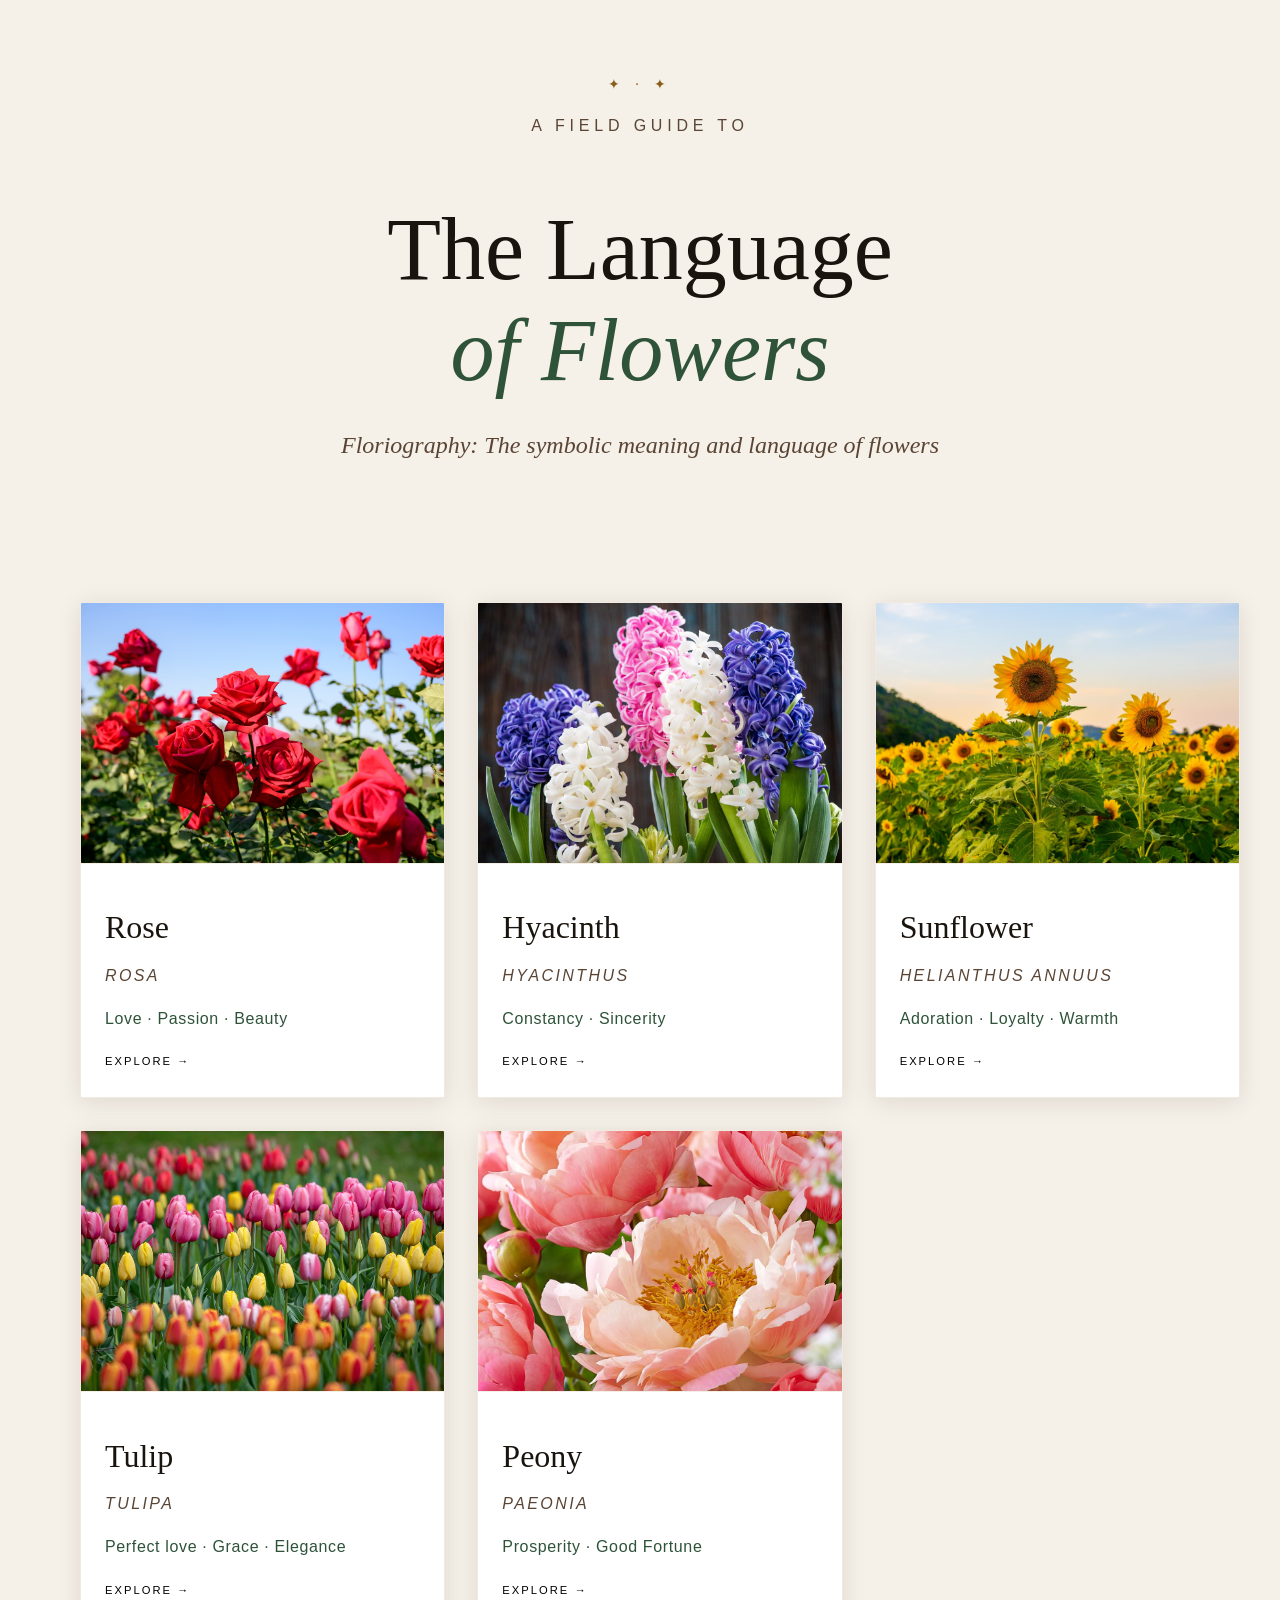
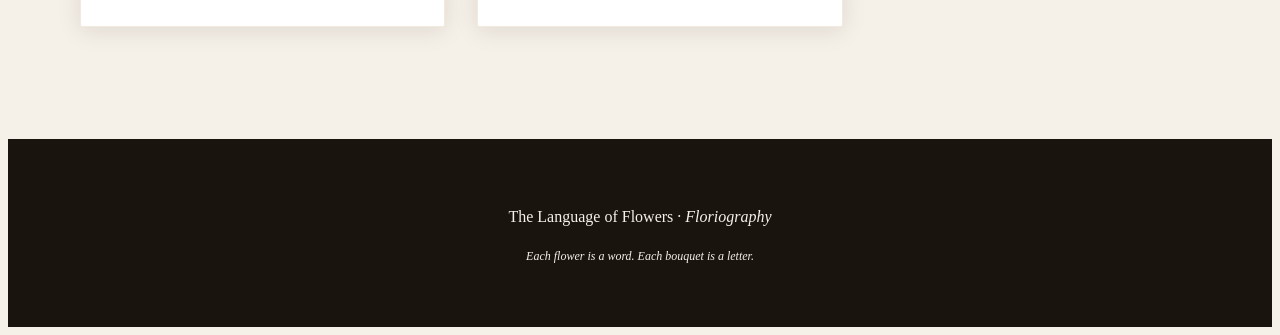
<file: index.html>
<!DOCTYPE html>
<html lang="en">
<head>
  <meta charset="UTF-8" />
  <meta name="viewport" content="width=device-width, initial-scale=1.0" />
  <title>The Language of Flowers</title>
  <link rel="stylesheet" href="css/style.css" />
</head>
<body>
  <header class="site-header">
    <a class="skip-link" href="#main-content">Skip to Main content</a>
    <div class="header-inner">
      <span class="header-ornament">✦ · ✦</span>
      <p class="header-top">A field guide to</p>
      <h1 class="header-title">The Language<br><em>of Flowers</em></h1>
      <p class="header-desc">Floriography: The symbolic meaning and language of flowers</p>
    </div>
</header>

  <main id="main-content">
    <ul class="flower-grid" aria-label="Flower collection information cards">

      <li class="flower-card">
        <a href="flowers/rose.html" class="card-link" aria-label="Read more about Roses">
          <div class="card-image">
            <img src="images/rose.jpg" alt="Field of roses on a sunny day with blue sky">
            <div class="card-overlay">
              <p class="card-quote">"Love dares to speak what shame would hide."</p>
            </div>
          </div>
          <div class="card-body">
            <h2 class="card-name">Rose</h2>
            <p class="card-genus">Rosa</p>
            <p class="card-meaning">Love · Passion · Beauty</p>
            <span class="card-cta">Explore →</span>
          </div>
        </a>
      </li>

      <li class="flower-card">
        <a href="flowers/hyacinth.html" class="card-link" aria-label="Read more about Hyacinths">
          <div class="card-image">
            <img src="images/hyacinth.jpg" alt="5 hyacinths, two white, one pink, and two purple">
            <div class="card-overlay">
              <p class="card-quote">"Grief made beautiful enough to keep forever."</p>
            </div>
          </div>
          <div class="card-body">
            <h2 class="card-name">Hyacinth</h2>
            <p class="card-genus">Hyacinthus</p>
            <p class="card-meaning">Constancy · Sincerity</p>
            <span class="card-cta">Explore →</span>
          </div>
        </a>
      </li>

      <li class="flower-card">
        <a href="flowers/sunflower.html" class="card-link" aria-label="Read more about Sunflowers">
          <div class="card-image">
            <img src="images/sunflower.jpg" alt="Sunflower field with one prominent sunflower in the middle">
            <div class="card-overlay">
              <p class="card-quote">"It turns its face to the sun so you don't have to."</p>
            </div>
          </div>
          <div class="card-body">
            <h2 class="card-name">Sunflower</h2>
            <p class="card-genus">Helianthus annuus</p>
            <p class="card-meaning">Adoration · Loyalty · Warmth</p>
            <span class="card-cta">Explore →</span>
          </div>
        </a>
      </li>

      <li class="flower-card">
        <a href="flowers/tulip.html" class="card-link" aria-label="Read more about Tulips">
          <div class="card-image">
            <img src="images/tulip.jpg" alt="Field of tulips in colors pink, dark pink, yellow, and orange with red stripes">
            <div class="card-overlay">
              <p class="card-quote">"A perfect declaration with no room for doubt."</p>
            </div>
          </div>
          <div class="card-body">
            <h2 class="card-name">Tulip</h2>
            <p class="card-genus">Tulipa</p>
            <p class="card-meaning">Perfect love · Grace · Elegance</p>
            <span class="card-cta">Explore →</span>
          </div>
        </a>
      </li>

      <li class="flower-card">
        <a href="flowers/peony.html" class="card-link" aria-label="Read more about Peonies">
          <div class="card-image">
            <img src="images/poeny.webp" alt="Close up of a peony that is a light pink to pink ombre color">
            <div class="card-overlay">
              <p class="card-quote">"Peonies are a gift from the heavens above."</p>
            </div>
          </div>
          <div class="card-body">
            <h2 class="card-name">Peony</h2>
            <p class="card-genus">Paeonia</p>
            <p class="card-meaning">Prosperity · Good Fortune</p>
            <span class="card-cta">Explore →</span>
          </div>
        </a>
      </li>

    </ul>
  </main>

  <footer class="site-footer">
    <div class="footer-inner">
      <p class="footer-title">The Language of Flowers · <em>Floriography</em></p>
      <p class="footer-sub">Each flower is a word. Each bouquet is a letter.</p>
    </div>
  </footer>
</body>
</html>
</file>
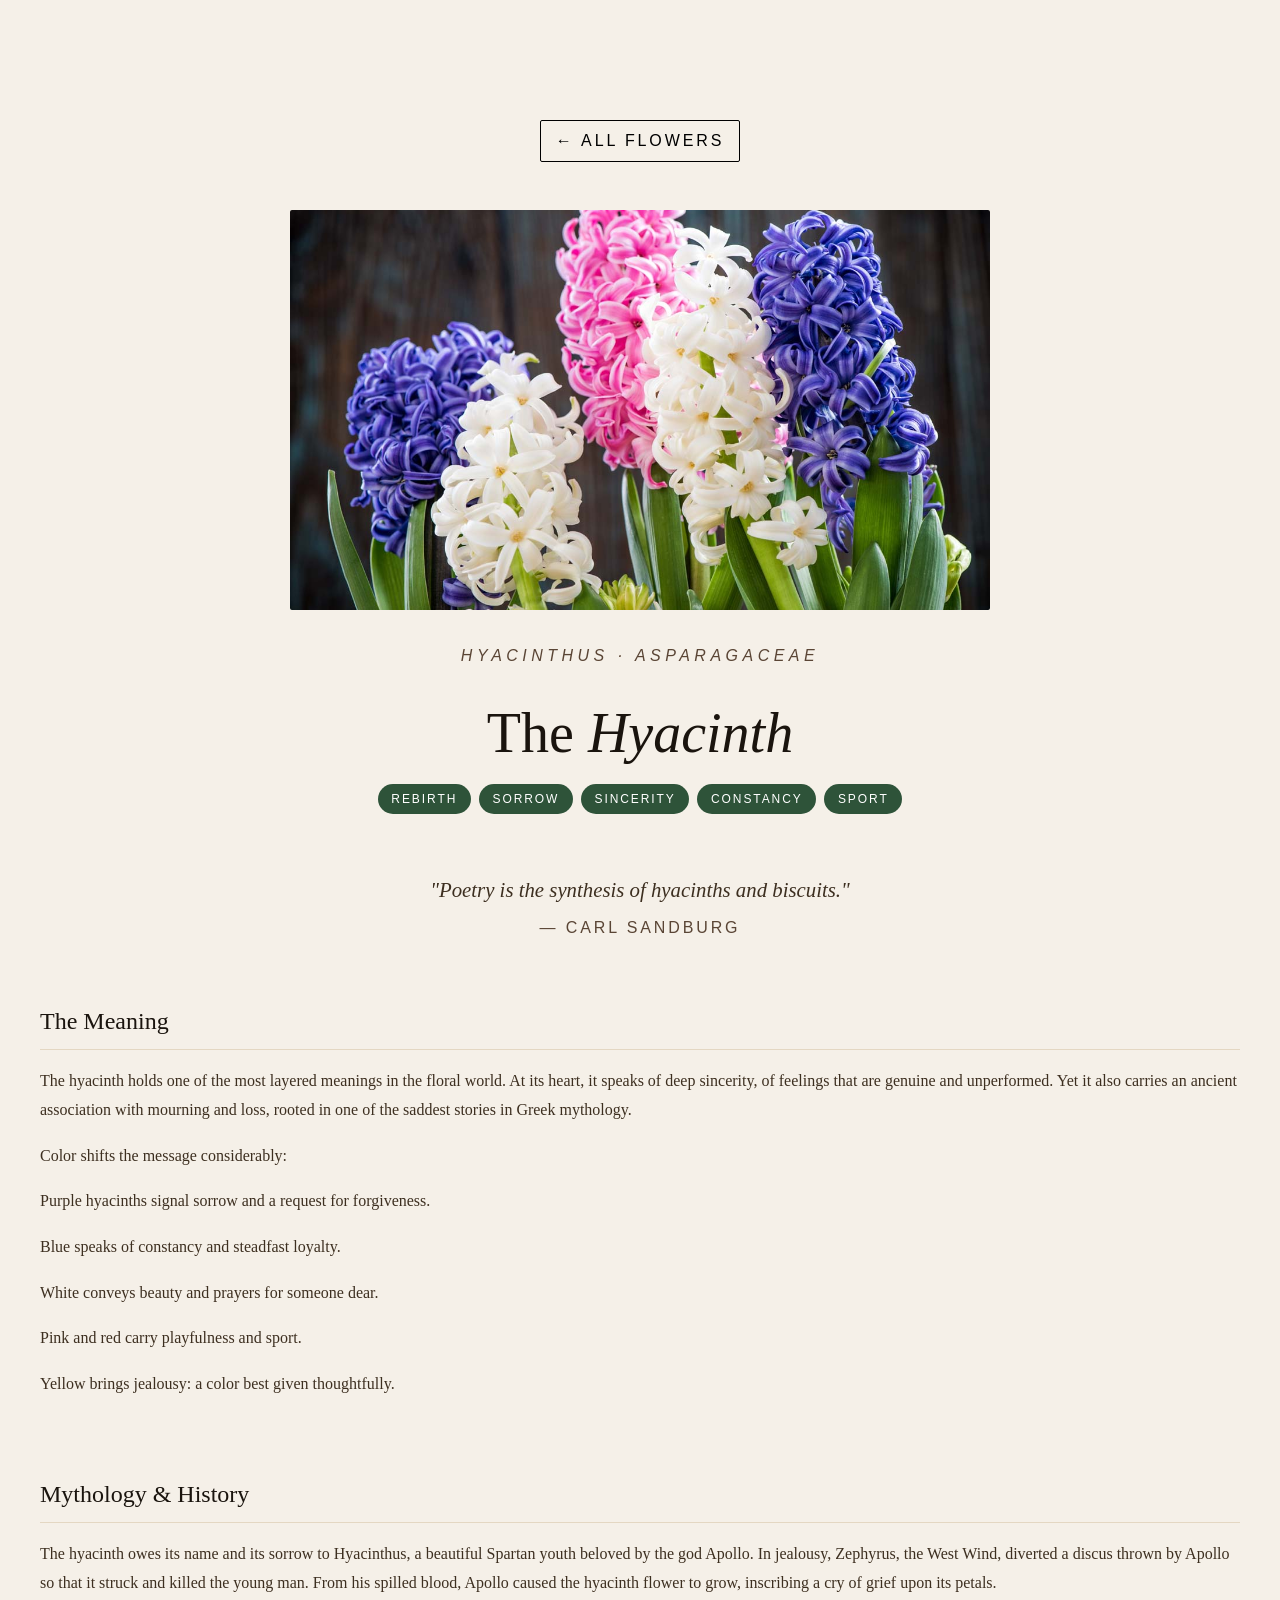
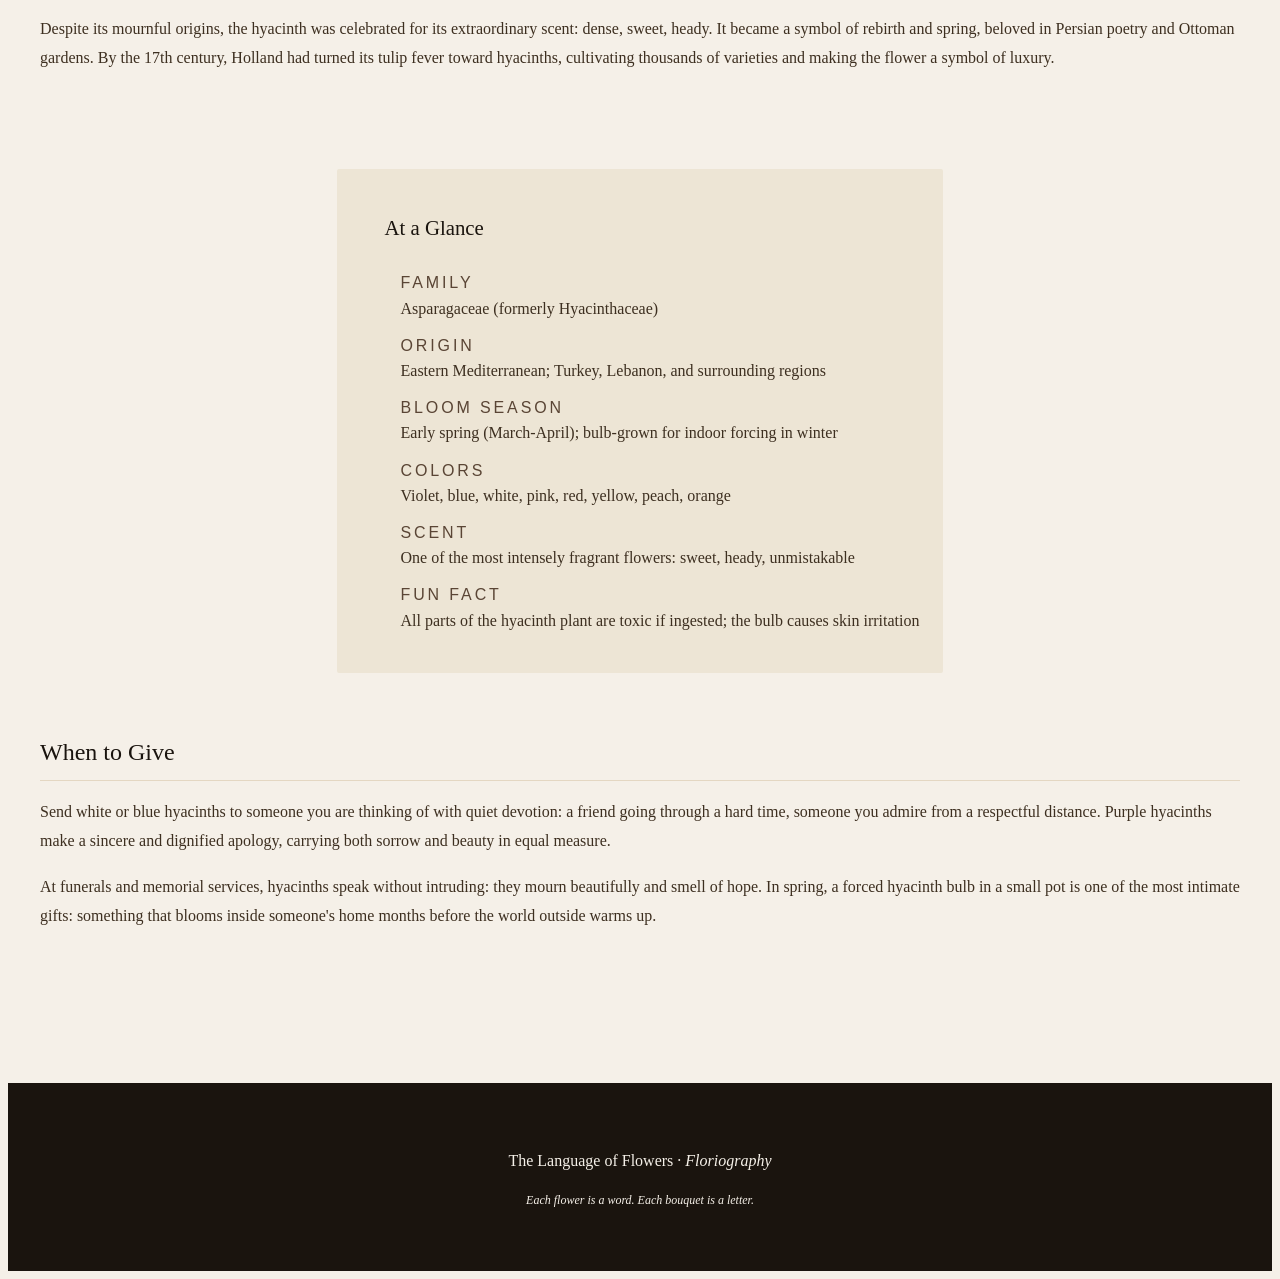
<file: flowers/hyacinth.html>
<!DOCTYPE html>
<html lang="en">
<head>
  <meta charset="UTF-8" />
  <meta name="viewport" content="width=device-width, initial-scale=1.0" />
  <title>Hyacinth — The Language of Flowers</title>
  <link rel="stylesheet" href="../css/style.css" />
</head>
<body class="detail-page hyacinth-page">
  <main id="main-content">

    <div class="detail-hero">
      <a href="../index.html" class="back-link">← All Flowers</a>

      <div class="detail-hero-image">
        <img src="../images/hyacinth.jpg" alt="5 hyacinths, two white, one pink, and two purple">
      </div>

      <div class="detail-hero-inner">
        <p class="detail-genus">Hyacinthus · Asparagaceae</p>
        <h1 class="detail-title">The <em>Hyacinth</em></h1>
        <div class="detail-meanings">
          <span class="meaning-pill">Rebirth</span>
          <span class="meaning-pill">Sorrow</span>
          <span class="meaning-pill">Sincerity</span>
          <span class="meaning-pill">Constancy</span>
          <span class="meaning-pill">Sport</span>
        </div>
      </div>
    </div>

    <div class="detail-content">

      <div class="detail-quote">
        <blockquote>"Poetry is the synthesis of hyacinths and biscuits."</blockquote>
        <cite>— Carl Sandburg</cite>
      </div>

      <section class="detail-section">
        <h2 id="meaning-heading">The Meaning</h2>
        <p>The hyacinth holds one of the most layered meanings in the floral world. At its heart, it speaks of deep sincerity, of feelings that are genuine and unperformed. Yet it also carries an ancient association with mourning and loss, rooted in one of the saddest stories in Greek mythology.</p>
        <p>Color shifts the message considerably:</p>
        <p>Purple hyacinths signal sorrow and a request for forgiveness.</p>
        <p>Blue speaks of constancy and steadfast loyalty.</p>
        <p>White conveys beauty and prayers for someone dear.</p>
        <p> Pink and red carry playfulness and sport.</p>
        <p> Yellow brings jealousy: a color best given thoughtfully.</p>
      </section>

      <section class="detail-section">
        <h2 id="mythology-heading">Mythology &amp; History</h2>
        <p>The hyacinth owes its name and its sorrow to Hyacinthus, a beautiful Spartan youth beloved by the god Apollo. In jealousy, Zephyrus, the West Wind, diverted a discus thrown by Apollo so that it struck and killed the young man. From his spilled blood, Apollo caused the hyacinth flower to grow, inscribing a cry of grief upon its petals.</p>
        <p>Despite its mournful origins, the hyacinth was celebrated for its extraordinary scent: dense, sweet, heady. It became a symbol of rebirth and spring, beloved in Persian poetry and Ottoman gardens. By the 17th century, Holland had turned its tulip fever toward hyacinths, cultivating thousands of varieties and making the flower a symbol of luxury.</p>
      </section>

      <div class="detail-facts">
        <h2>At a Glance</h2>
        <ul class="facts-list">
          <li><span class="fact-label">Family</span><span class="fact-value">Asparagaceae (formerly Hyacinthaceae)</span></li>
          <li><span class="fact-label">Origin</span><span class="fact-value">Eastern Mediterranean; Turkey, Lebanon, and surrounding regions</span></li>
          <li><span class="fact-label">Bloom Season</span><span class="fact-value">Early spring (March-April); bulb-grown for indoor forcing in winter</span></li>
          <li><span class="fact-label">Colors</span><span class="fact-value">Violet, blue, white, pink, red, yellow, peach, orange</span></li>
          <li><span class="fact-label">Scent</span><span class="fact-value">One of the most intensely fragrant flowers: sweet, heady, unmistakable</span></li>
          <li><span class="fact-label">Fun Fact</span><span class="fact-value">All parts of the hyacinth plant are toxic if ingested; the bulb causes skin irritation</span></li>
        </ul>
      </div>

      <section class="detail-section">
        <h2 id="gift-heading">When to Give</h2>
        <p>Send white or blue hyacinths to someone you are thinking of with quiet devotion: a friend going through a hard time, someone you admire from a respectful distance. Purple hyacinths make a sincere and dignified apology, carrying both sorrow and beauty in equal measure.</p>
        <p>At funerals and memorial services, hyacinths speak without intruding: they mourn beautifully and smell of hope. In spring, a forced hyacinth bulb in a small pot is one of the most intimate gifts: something that blooms inside someone's home months before the world outside warms up.</p>
      </section>

    </div>
  </main>

   <footer class="site-footer">
    <div class="footer-inner">
      <p class="footer-title">The Language of Flowers · <em>Floriography</em></p>
      <p class="footer-sub">Each flower is a word. Each bouquet is a letter.</p>
    </div>
  </footer>

</body>
</html>
</file>
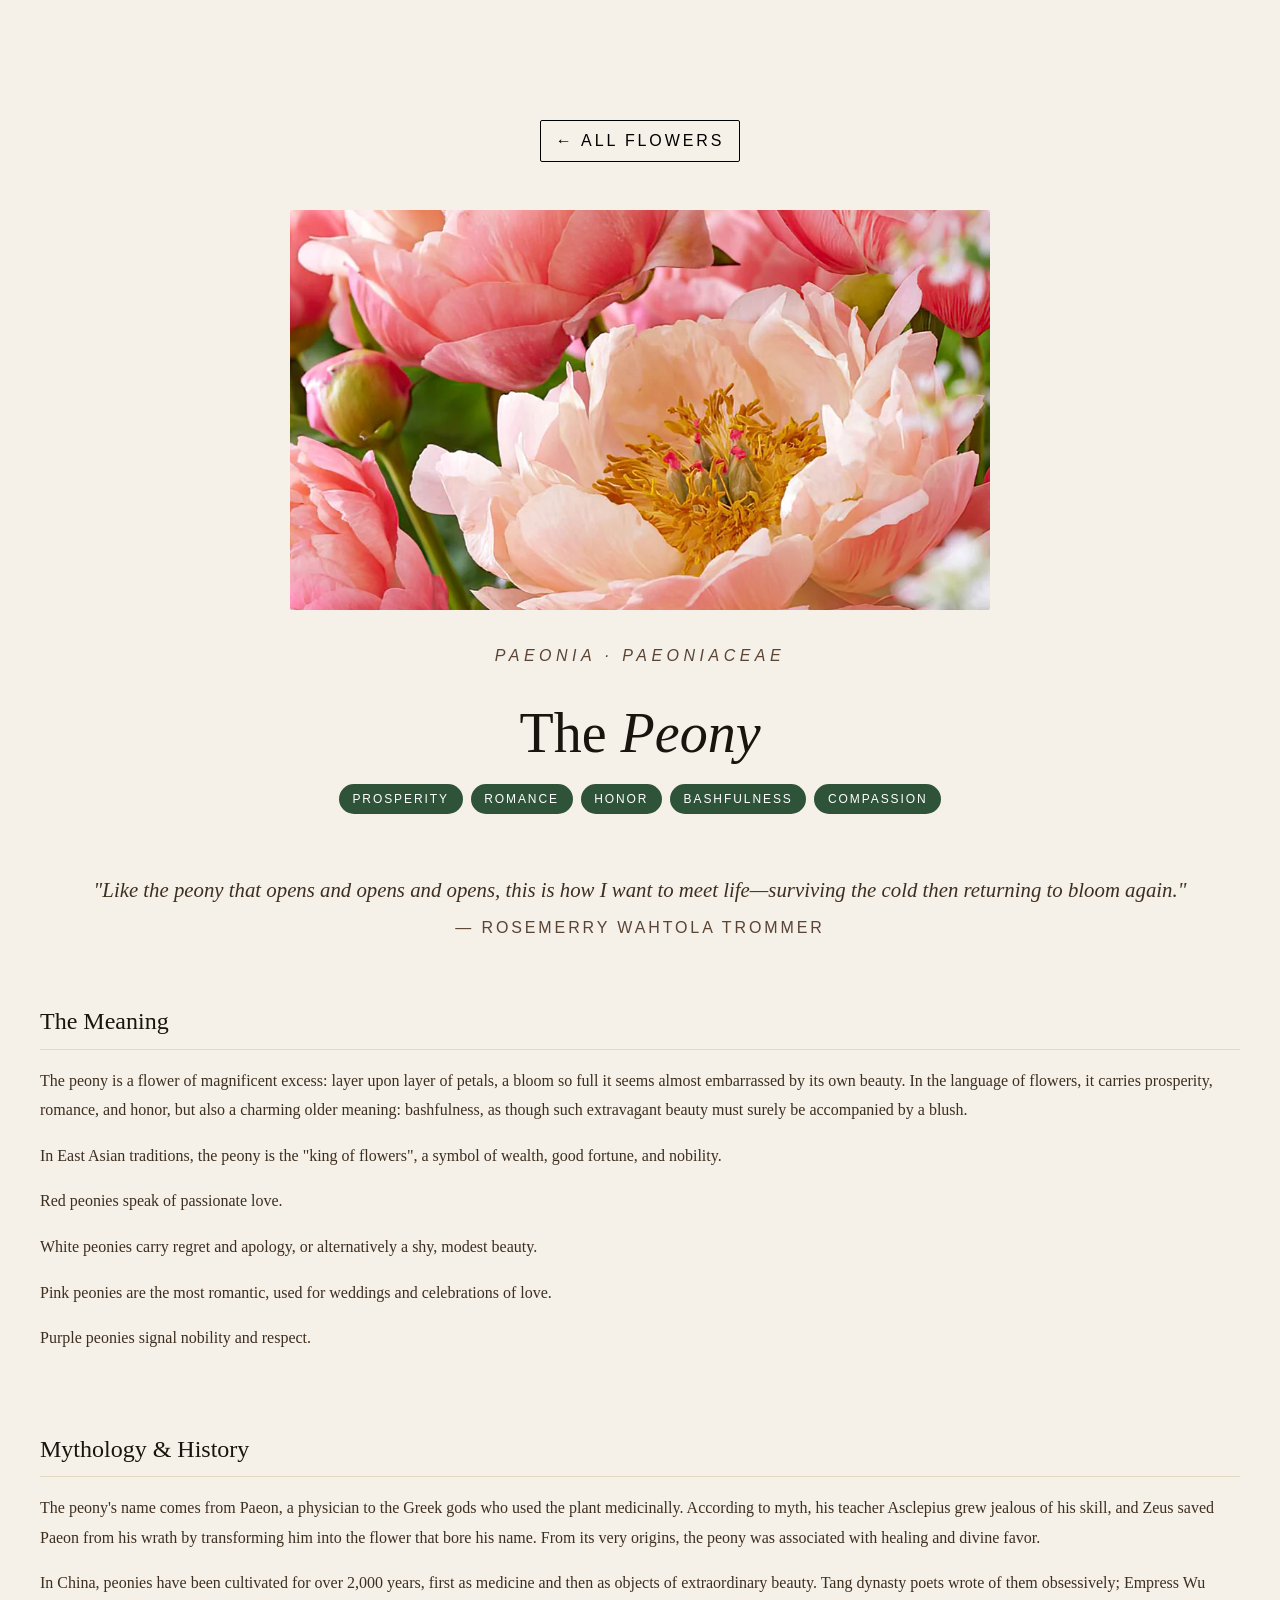
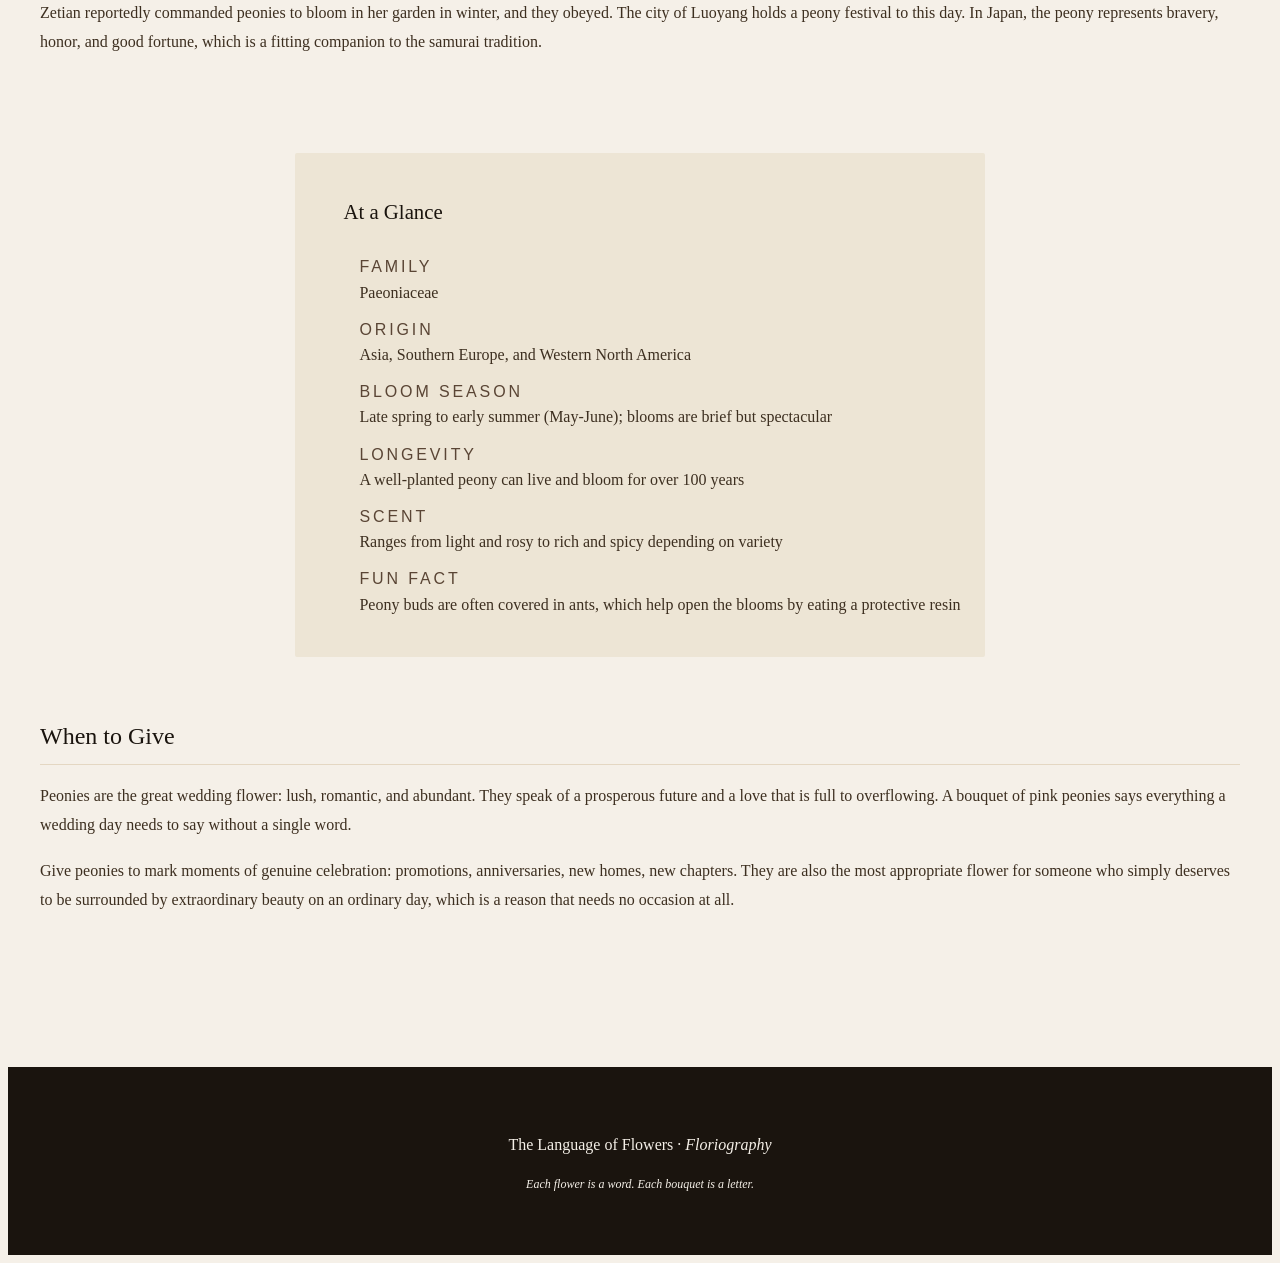
<file: flowers/peony.html>
<!DOCTYPE html>
<html lang="en">
<head>
  <meta charset="UTF-8" />
  <meta name="viewport" content="width=device-width, initial-scale=1.0" />
  <title>Peony — The Language of Flowers</title>
  <link rel="stylesheet" href="../css/style.css" />
</head>
<body class="detail-page peony-page">
  <main id="main-content">

    <div class="detail-hero">
      <a href="../index.html" class="back-link">← All Flowers</a>

      <div class="detail-hero-image">
        <img src="../images/poeny.webp" alt="Close up of a peony that is a light pink to pink ombre color">
      </div>

      <div class="detail-hero-inner">
        <p class="detail-genus">Paeonia · Paeoniaceae</p>
        <h1 class="detail-title">The <em>Peony</em></h1>
        <div class="detail-meanings">
          <span class="meaning-pill">Prosperity</span>
          <span class="meaning-pill">Romance</span>
          <span class="meaning-pill">Honor</span>
          <span class="meaning-pill">Bashfulness</span>
          <span class="meaning-pill">Compassion</span>
        </div>
      </div>
    </div>

    <div class="detail-content">

      <div class="detail-quote">
        <blockquote>"Like the peony that opens and opens and opens, this is how I want to meet life—surviving the cold then returning to bloom again."</blockquote>
        <cite>— Rosemerry Wahtola Trommer</cite>
      </div>


      <section class="detail-section">
        <h2 id="meaning-heading">The Meaning</h2>
        <p>The peony is a flower of magnificent excess: layer upon layer of petals, a bloom so full it seems almost embarrassed by its own beauty. In the language of flowers, it carries prosperity, romance, and honor, but also a charming older meaning: bashfulness, as though such extravagant beauty must surely be accompanied by a blush.</p>
        <p>In East Asian traditions, the peony is the "king of flowers", a symbol of wealth, good fortune, and nobility. </p>
        <p>Red peonies speak of passionate love.</p>
        <p>White peonies carry regret and apology, or alternatively a shy, modest beauty.</p>
        <p>Pink peonies are the most romantic, used for weddings and celebrations of love.</p>
        <p>Purple peonies signal nobility and respect.</p>
      </section>

      <section class="detail-section">
        <h2 id="mythology-heading">Mythology &amp; History</h2>
        <p>The peony's name comes from Paeon, a physician to the Greek gods who used the plant medicinally. According to myth, his teacher Asclepius grew jealous of his skill, and Zeus saved Paeon from his wrath by transforming him into the flower that bore his name. From its very origins, the peony was associated with healing and divine favor.</p>
        <p>In China, peonies have been cultivated for over 2,000 years, first as medicine and then as objects of extraordinary beauty. Tang dynasty poets wrote of them obsessively; Empress Wu Zetian reportedly commanded peonies to bloom in her garden in winter, and they obeyed. The city of Luoyang holds a peony festival to this day. In Japan, the peony represents bravery, honor, and good fortune, which is a fitting companion to the samurai tradition.</p>
      </section>

      <div class="detail-facts">
        <h2>At a Glance</h2>
        <ul class="facts-list">
          <li><span class="fact-label">Family</span><span class="fact-value">Paeoniaceae</span></li>
          <li><span class="fact-label">Origin</span><span class="fact-value">Asia, Southern Europe, and Western North America</span></li>
          <li><span class="fact-label">Bloom Season</span><span class="fact-value">Late spring to early summer (May-June); blooms are brief but spectacular</span></li>
          <li><span class="fact-label">Longevity</span><span class="fact-value">A well-planted peony can live and bloom for over 100 years</span></li>
          <li><span class="fact-label">Scent</span><span class="fact-value">Ranges from light and rosy to rich and spicy depending on variety</span></li>
          <li><span class="fact-label">Fun Fact</span><span class="fact-value">Peony buds are often covered in ants, which help open the blooms by eating a protective resin</span></li>
        </ul>
      </div>

      <section class="detail-section">
        <h2 id="gift-heading">When to Give</h2>
        <p>Peonies are the great wedding flower: lush, romantic, and abundant. They speak of a prosperous future and a love that is full to overflowing. A bouquet of pink peonies says everything a wedding day needs to say without a single word.</p>
        <p>Give peonies to mark moments of genuine celebration: promotions, anniversaries, new homes, new chapters. They are also the most appropriate flower for someone who simply deserves to be surrounded by extraordinary beauty on an ordinary day, which is a reason that needs no occasion at all.</p>
      </section>

    </div>
  </main>

 <footer class="site-footer">
    <div class="footer-inner">
      <p class="footer-title">The Language of Flowers · <em>Floriography</em></p>
      <p class="footer-sub">Each flower is a word. Each bouquet is a letter.</p>
    </div>
  </footer>

</body>
</html>
</file>
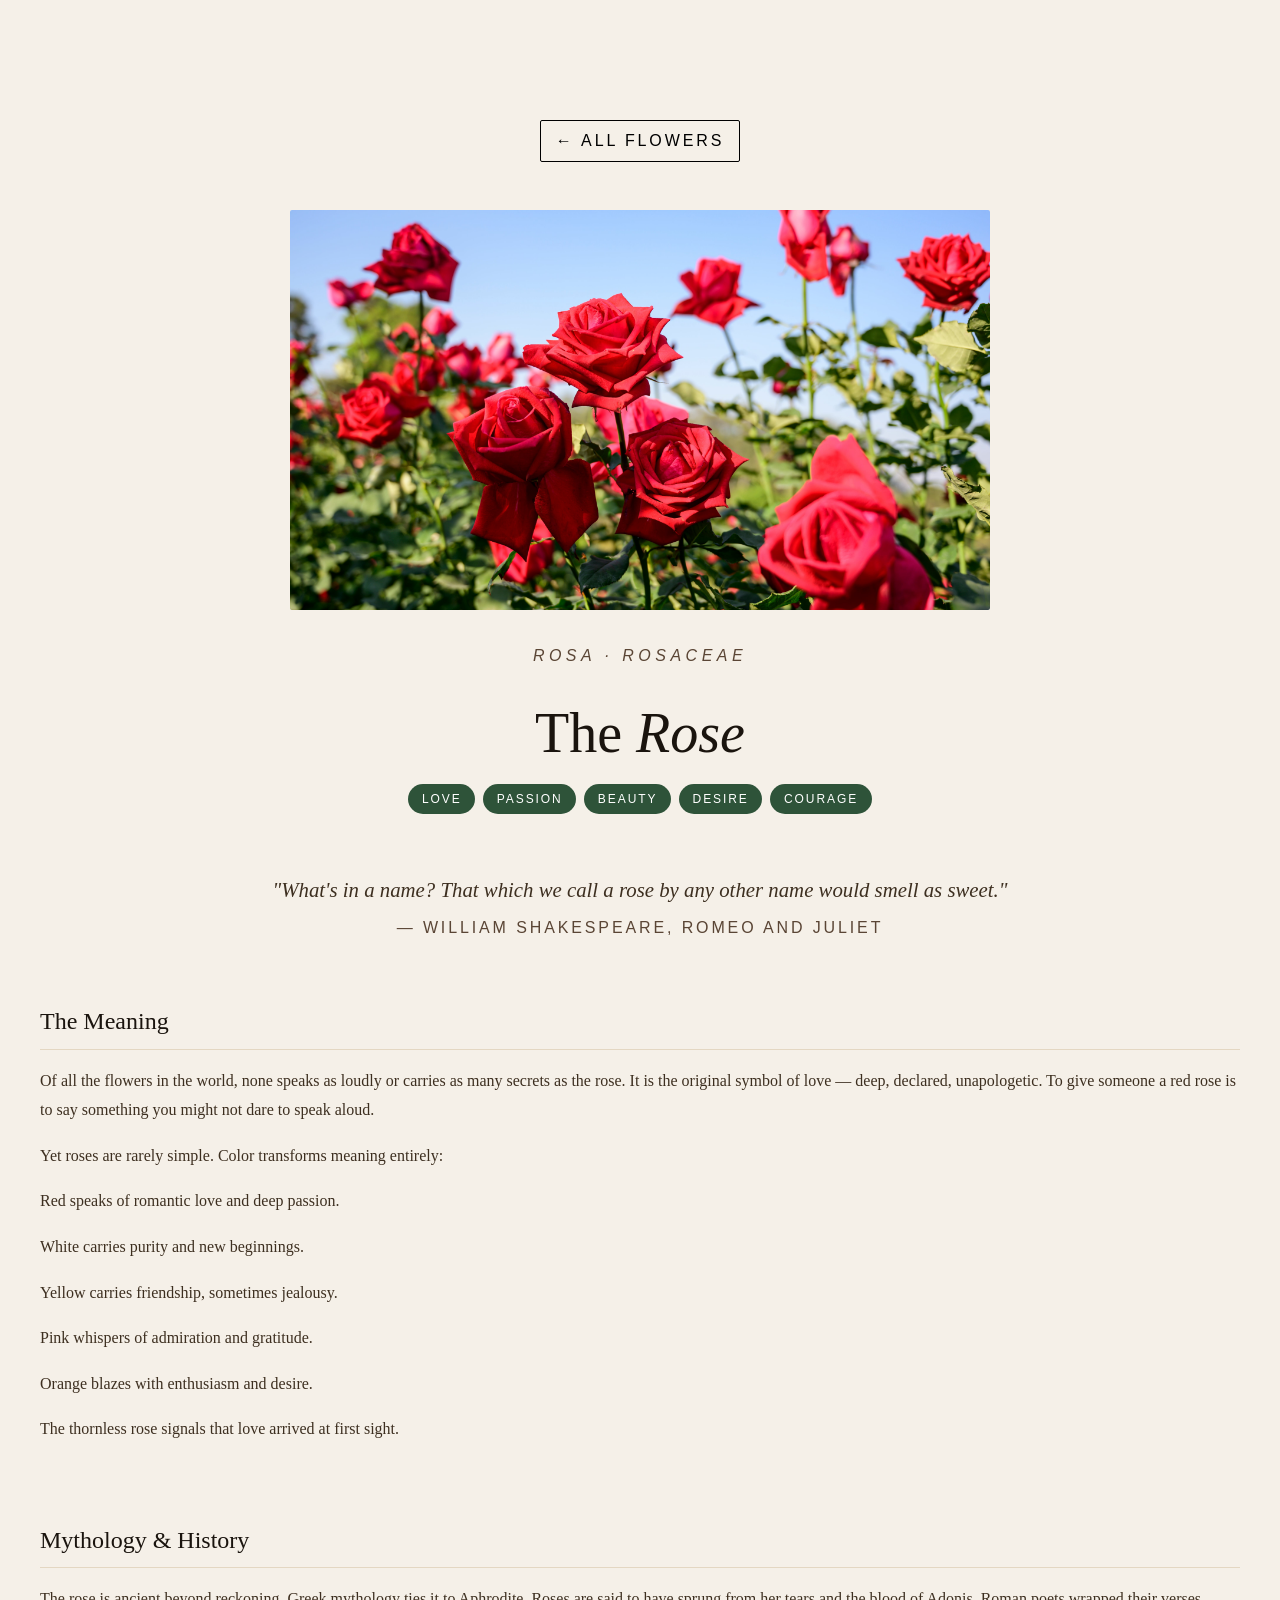
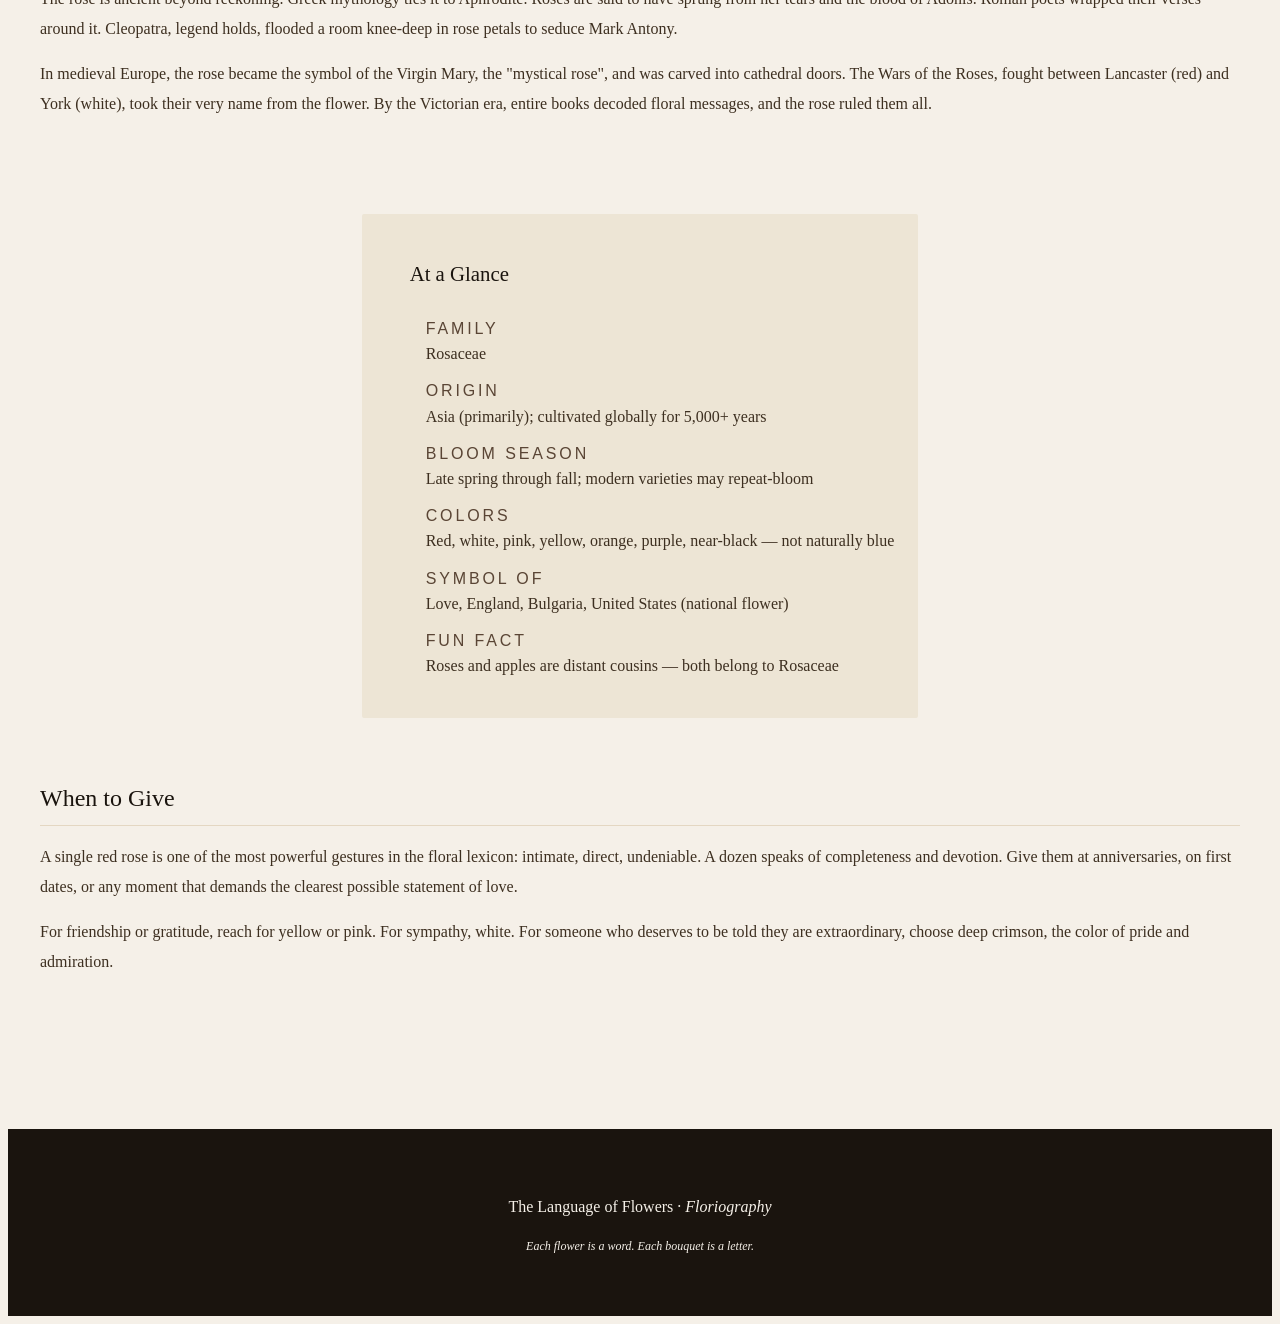
<file: flowers/rose.html>
<!DOCTYPE html>
<html lang="en">
<head>
  <meta charset="UTF-8" />
  <meta name="viewport" content="width=device-width, initial-scale=1.0" />
  <title>Rose — The Language of Flowers</title>
  <link rel="stylesheet" href="../css/style.css" />
</head>
<body class="detail-page rose-page">
  <main id="main-content">

    <div class="detail-hero">
      <a href="../index.html" class="back-link">← All Flowers</a>

      <div class="detail-hero-image">
        <img src="../images/rose.jpg" alt="Field of roses on a sunny day with blue sky">
      </div>

      <div class="detail-hero-inner">
        <p class="detail-genus">Rosa · Rosaceae</p>
        <h1 class="detail-title">The <em>Rose</em></h1>
        <div class="detail-meanings">
          <span class="meaning-pill">Love</span>
          <span class="meaning-pill">Passion</span>
          <span class="meaning-pill">Beauty</span>
          <span class="meaning-pill">Desire</span>
          <span class="meaning-pill">Courage</span>
        </div>
      </div>
    </div>

    <div class="detail-content">

      <div class="detail-quote">
        <blockquote>"What's in a name? That which we call a rose by any other name would smell as sweet."</blockquote>
        <cite>— William Shakespeare, Romeo and Juliet</cite>
      </div>

      <section class="detail-section">
        <h2 id="meaning-heading">The Meaning</h2>
        <p>Of all the flowers in the world, none speaks as loudly or carries as many secrets as the rose. It is the original symbol of love — deep, declared, unapologetic. To give someone a red rose is to say something you might not dare to speak aloud.</p>
        <p>Yet roses are rarely simple. Color transforms meaning entirely: </p>
        <p>Red speaks of romantic love and deep passion.</p>
        <p>White carries purity and new beginnings.</p>
        <p>Yellow carries friendship, sometimes jealousy.</p>
        <p>Pink whispers of admiration and gratitude.</p>
        <p>Orange blazes with enthusiasm and desire. </p>
        <p>The thornless rose signals that love arrived at first sight.</p>
      </section>

      <section class="detail-section">
        <h2 id="mythology-heading">Mythology &amp; History</h2>
        <p>The rose is ancient beyond reckoning. Greek mythology ties it to Aphrodite. Roses are said to have sprung from her tears and the blood of Adonis. Roman poets wrapped their verses around it. Cleopatra, legend holds, flooded a room knee-deep in rose petals to seduce Mark Antony.</p>
        <p>In medieval Europe, the rose became the symbol of the Virgin Mary, the "mystical rose", and was carved into cathedral doors. The Wars of the Roses, fought between Lancaster (red) and York (white), took their very name from the flower. By the Victorian era, entire books decoded floral messages, and the rose ruled them all.</p>
      </section>

      <div class="detail-facts">
        <h2>At a Glance</h2>
        <ul class="facts-list">
          <li><span class="fact-label">Family</span><span class="fact-value">Rosaceae</span></li>
          <li><span class="fact-label">Origin</span><span class="fact-value">Asia (primarily); cultivated globally for 5,000+ years</span></li>
          <li><span class="fact-label">Bloom Season</span><span class="fact-value">Late spring through fall; modern varieties may repeat-bloom</span></li>
          <li><span class="fact-label">Colors</span><span class="fact-value">Red, white, pink, yellow, orange, purple, near-black — not naturally blue</span></li>
          <li><span class="fact-label">Symbol of</span><span class="fact-value">Love, England, Bulgaria, United States (national flower)</span></li>
          <li><span class="fact-label">Fun Fact</span><span class="fact-value">Roses and apples are distant cousins — both belong to Rosaceae</span></li>
        </ul>
      </div>

      <section class="detail-section">
        <h2 id="gift-heading">When to Give</h2>
        <p>A single red rose is one of the most powerful gestures in the floral lexicon: intimate, direct, undeniable. A dozen speaks of completeness and devotion. Give them at anniversaries, on first dates, or any moment that demands the clearest possible statement of love.</p>
        <p>For friendship or gratitude, reach for yellow or pink. For sympathy, white. For someone who deserves to be told they are extraordinary, choose deep crimson,   the color of pride and admiration.</p>
      </section>

    </div>
  </main>

 <footer class="site-footer">
    <div class="footer-inner">
      <p class="footer-title">The Language of Flowers · <em>Floriography</em></p>
      <p class="footer-sub">Each flower is a word. Each bouquet is a letter.</p>
    </div>
  </footer>

</body>
</html>
</file>
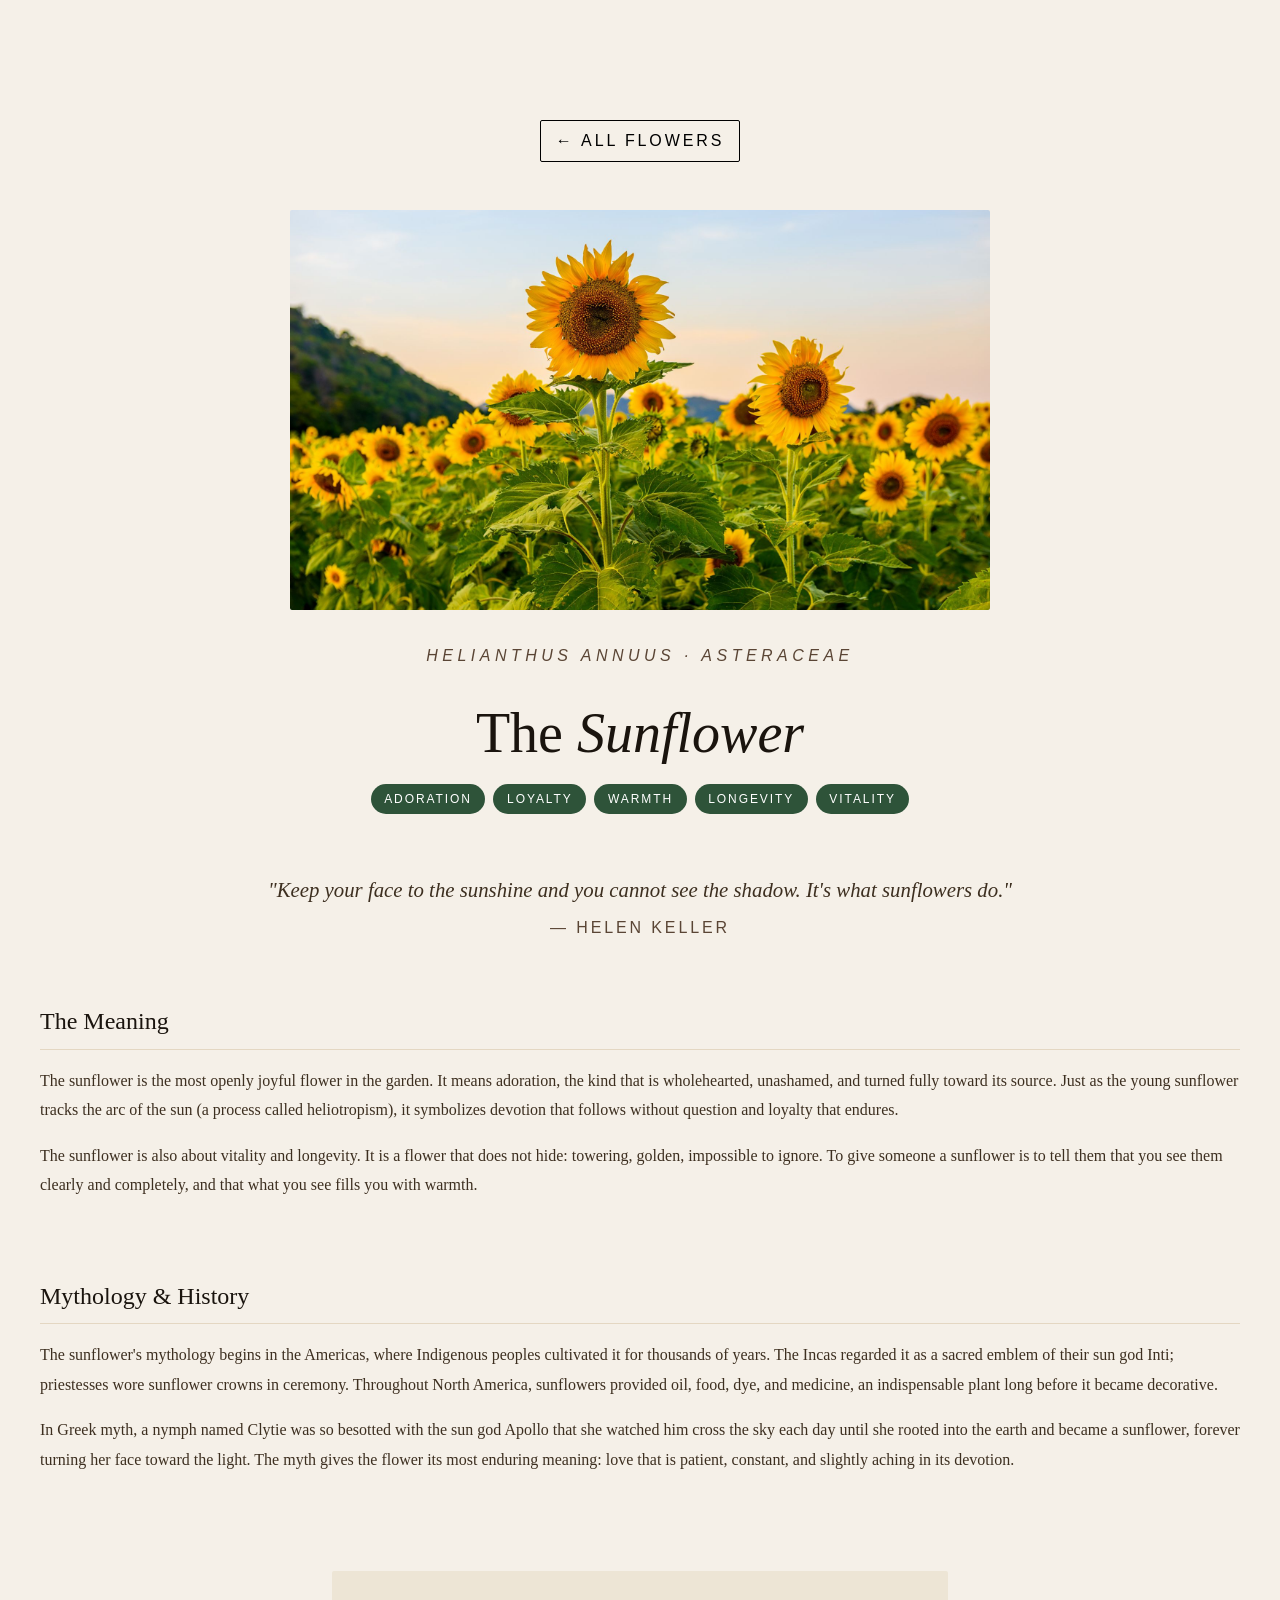
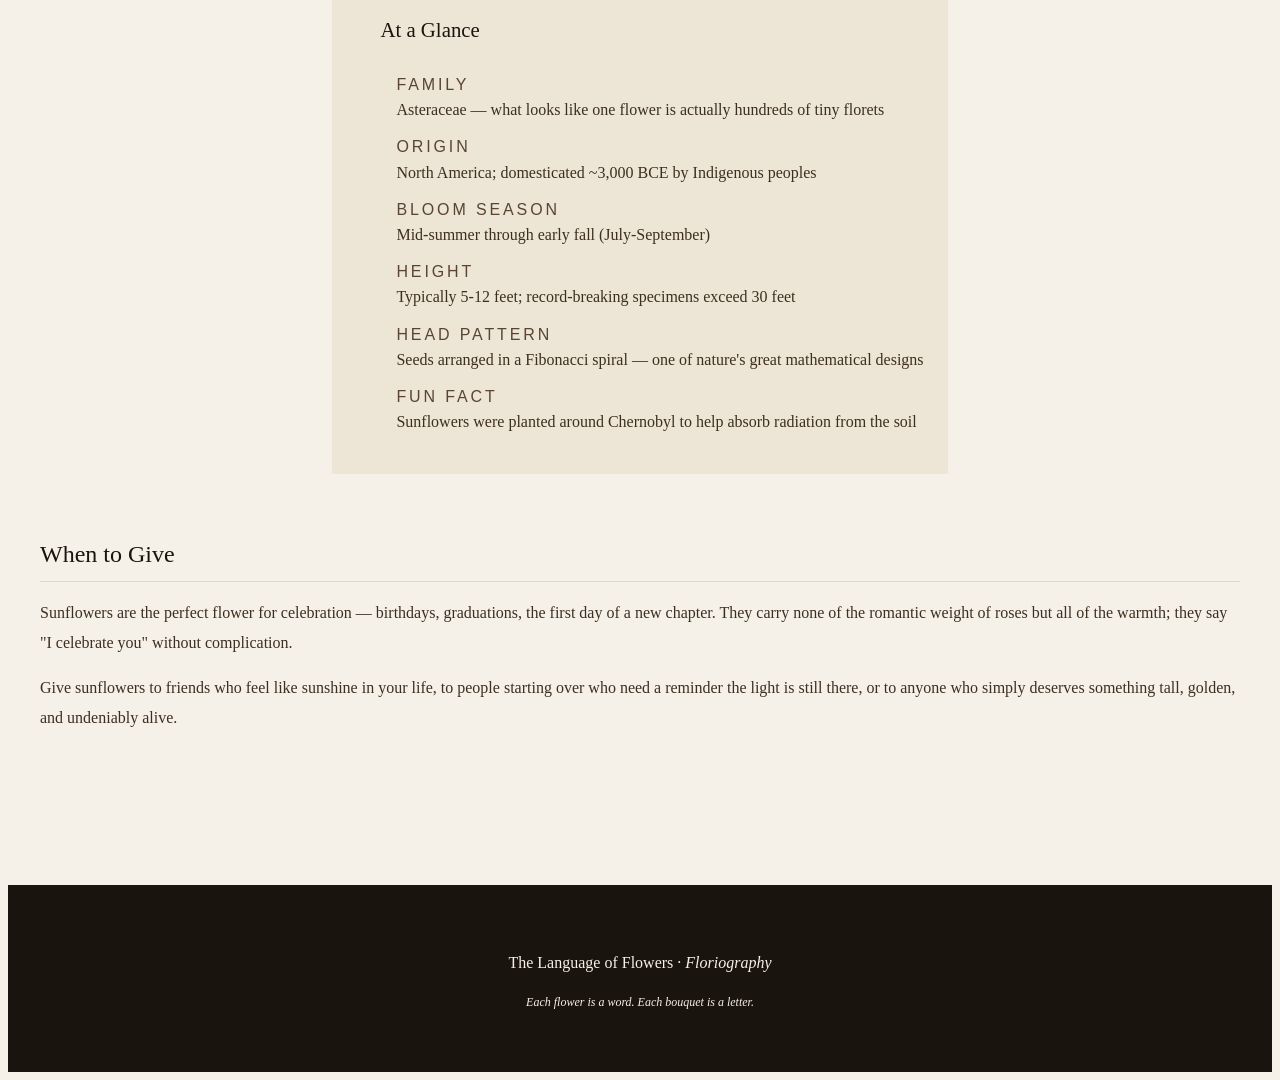
<file: flowers/sunflower.html>
<!DOCTYPE html>
<html lang="en">
<head>
  <meta charset="UTF-8" />
  <meta name="viewport" content="width=device-width, initial-scale=1.0" />
  <title>Sunflower — The Language of Flowers</title>
  <link rel="stylesheet" href="../css/style.css" />
</head>
<body class="detail-page sunflower-page">
  <main id="main-content">

    <div class="detail-hero">
      <a href="../index.html" class="back-link">← All Flowers</a>

      <div class="detail-hero-image">
        <img src="../images/sunflower.jpg" alt="Sunflower field with one prominent sunflower in the middle">
      </div>

      <div class="detail-hero-inner">
        <p class="detail-genus">Helianthus annuus · Asteraceae</p>
        <h1 class="detail-title">The <em>Sunflower</em></h1>
        <div class="detail-meanings">
          <span class="meaning-pill">Adoration</span>
          <span class="meaning-pill">Loyalty</span>
          <span class="meaning-pill">Warmth</span>
          <span class="meaning-pill">Longevity</span>
          <span class="meaning-pill">Vitality</span>
        </div>
      </div>
    </div>

    <div class="detail-content">

      <div class="detail-quote">
        <blockquote>"Keep your face to the sunshine and you cannot see the shadow. It's what sunflowers do."</blockquote>
        <cite>— Helen Keller</cite>
      </div>

      <section class="detail-section">
        <h2 id="meaning-heading">The Meaning</h2>
        <p>The sunflower is the most openly joyful flower in the garden. It means adoration, the kind that is wholehearted, unashamed, and turned fully toward its source. Just as the young sunflower tracks the arc of the sun (a process called heliotropism), it symbolizes devotion that follows without question and loyalty that endures.</p>
        <p>The sunflower is also about vitality and longevity. It is a flower that does not hide: towering, golden, impossible to ignore. To give someone a sunflower is to tell them that you see them clearly and completely, and that what you see fills you with warmth.</p>
      </section>

      <section class="detail-section">
        <h2 id="mythology-heading">Mythology &amp; History</h2>
        <p>The sunflower's mythology begins in the Americas, where Indigenous peoples cultivated it for thousands of years. The Incas regarded it as a sacred emblem of their sun god Inti; priestesses wore sunflower crowns in ceremony. Throughout North America, sunflowers provided oil, food, dye, and medicine, an indispensable plant long before it became decorative.</p>
        <p>In Greek myth, a nymph named Clytie was so besotted with the sun god Apollo that she watched him cross the sky each day until she rooted into the earth and became a sunflower, forever turning her face toward the light. The myth gives the flower its most enduring meaning: love that is patient, constant, and slightly aching in its devotion.</p>
      </section>

      <div class="detail-facts">
        <h2>At a Glance</h2>
        <ul class="facts-list">
          <li><span class="fact-label">Family</span><span class="fact-value">Asteraceae — what looks like one flower is actually hundreds of tiny florets</span></li>
          <li><span class="fact-label">Origin</span><span class="fact-value">North America; domesticated ~3,000 BCE by Indigenous peoples</span></li>
          <li><span class="fact-label">Bloom Season</span><span class="fact-value">Mid-summer through early fall (July-September)</span></li>
          <li><span class="fact-label">Height</span><span class="fact-value">Typically 5-12 feet; record-breaking specimens exceed 30 feet</span></li>
          <li><span class="fact-label">Head Pattern</span><span class="fact-value">Seeds arranged in a Fibonacci spiral — one of nature's great mathematical designs</span></li>
          <li><span class="fact-label">Fun Fact</span><span class="fact-value">Sunflowers were planted around Chernobyl to help absorb radiation from the soil</span></li>
        </ul>
      </div>

      <section class="detail-section">
        <h2 id="gift-heading">When to Give</h2>
        <p>Sunflowers are the perfect flower for celebration — birthdays, graduations, the first day of a new chapter. They carry none of the romantic weight of roses but all of the warmth; they say "I celebrate you" without complication.</p>
        <p>Give sunflowers to friends who feel like sunshine in your life, to people starting over who need a reminder the light is still there, or to anyone who simply deserves something tall, golden, and undeniably alive.</p>
      </section>

    </div>
  </main>

 <footer class="site-footer">
    <div class="footer-inner">
      <p class="footer-title">The Language of Flowers · <em>Floriography</em></p>
      <p class="footer-sub">Each flower is a word. Each bouquet is a letter.</p>
    </div>
  </footer>

</body>
</html>
</file>
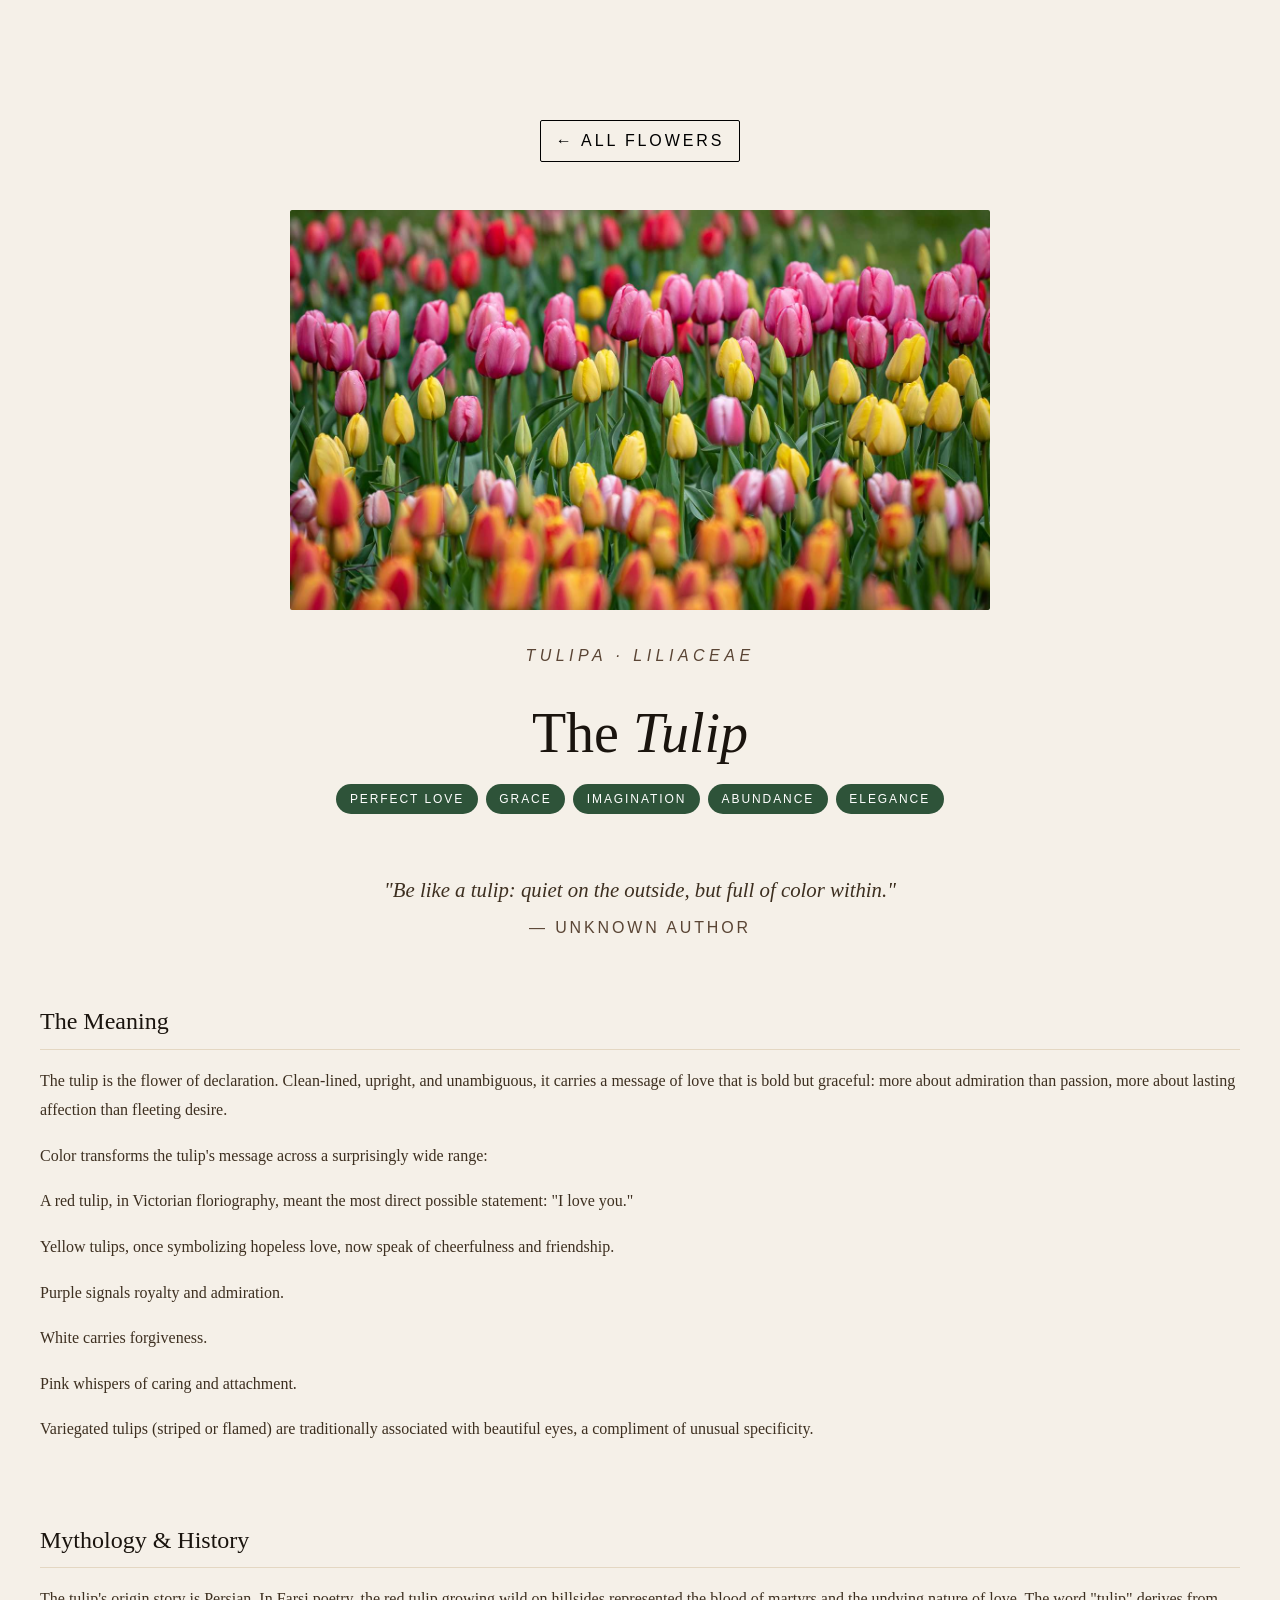
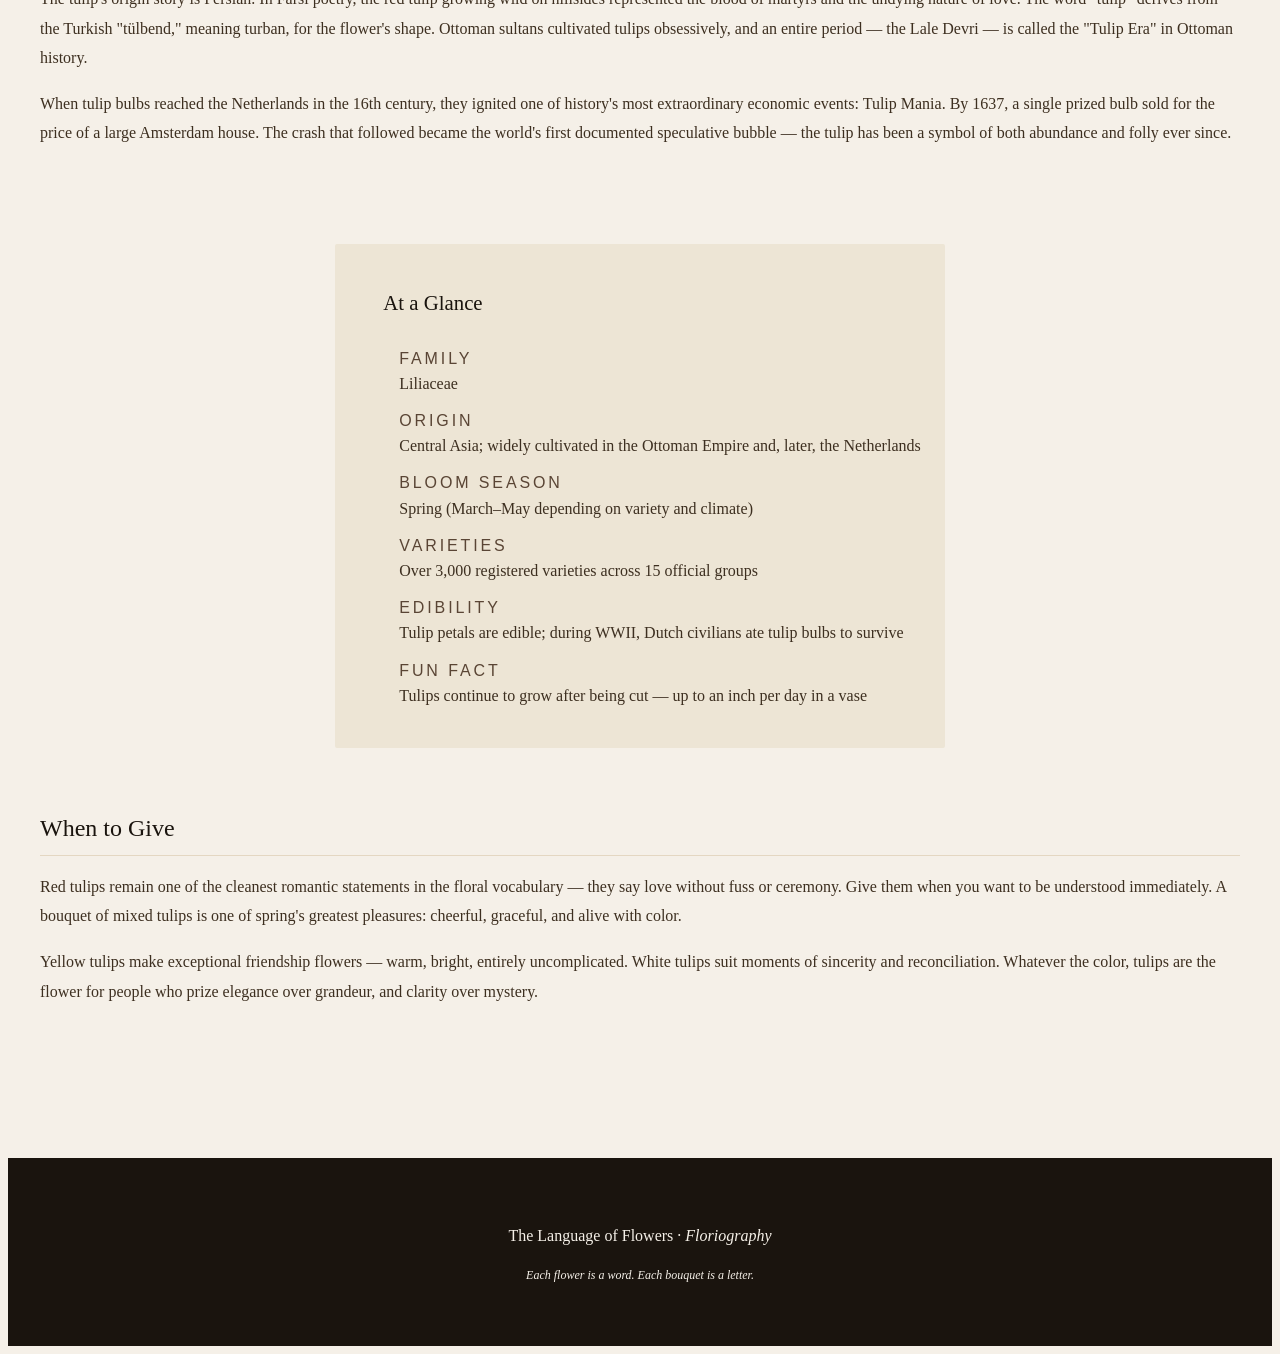
<file: flowers/tulip.html>
<!DOCTYPE html>
<html lang="en">
<head>
  <meta charset="UTF-8" />
  <meta name="viewport" content="width=device-width, initial-scale=1.0" />
  <title>Tulip — The Language of Flowers</title>
  <link rel="stylesheet" href="../css/style.css" />
</head>
<body class="detail-page tulip-page">
  <main id="main-content">

    <div class="detail-hero">
      <a href="../index.html" class="back-link">← All Flowers</a>

    <div class="detail-hero-image">
    <img src="../images/tulip.jpg" alt="A field of tulips in pink, dark pink, yellow, and orange">
    </div>

      <div class="detail-hero-inner">
        <p class="detail-genus">Tulipa · Liliaceae</p>
        <h1 class="detail-title">The <em>Tulip</em></h1>
        <div class="detail-meanings">
          <span class="meaning-pill">Perfect Love</span>
          <span class="meaning-pill">Grace</span>
          <span class="meaning-pill">Imagination</span>
          <span class="meaning-pill">Abundance</span>
          <span class="meaning-pill">Elegance</span>
        </div>
      </div>
    </div>

    <div class="detail-content">

      <div class="detail-quote">
        <blockquote>"Be like a tulip: quiet on the outside, but full of color within."</blockquote>
        <cite>— Unknown Author</cite>
      </div>

      <section class="detail-section">
        <h2 id="meaning-heading">The Meaning</h2>
        <p>The tulip is the flower of declaration. Clean-lined, upright, and unambiguous, it carries a message of love that is bold but graceful: more about admiration than passion, more about lasting affection than fleeting desire.</p>
        <p>Color transforms the tulip's message across a surprisingly wide range: </p>
        <p>A red tulip, in Victorian floriography, meant the most direct possible statement: "I love you."</p>
        <p>Yellow tulips, once symbolizing hopeless love, now speak of cheerfulness and friendship.</p>
        <p>Purple signals royalty and admiration.</p>
        <p>White carries forgiveness.</p>
        <p>Pink whispers of caring and attachment.</p>
        <p>Variegated tulips (striped or flamed) are traditionally associated with beautiful eyes, a compliment of unusual specificity.</p>
      
      </section>


      <section class="detail-section">
        <h2 id="mythology-heading">Mythology &amp; History</h2>
        <p>The tulip's origin story is Persian. In Farsi poetry, the red tulip growing wild on hillsides represented the blood of martyrs and the undying nature of love. The word "tulip" derives from the Turkish "tülbend," meaning turban, for the flower's shape. Ottoman sultans cultivated tulips obsessively, and an entire period — the Lale Devri — is called the "Tulip Era" in Ottoman history.</p>
        <p>When tulip bulbs reached the Netherlands in the 16th century, they ignited one of history's most extraordinary economic events: Tulip Mania. By 1637, a single prized bulb sold for the price of a large Amsterdam house. The crash that followed became the world's first documented speculative bubble — the tulip has been a symbol of both abundance and folly ever since.</p>
      </section>

      <div class="detail-facts">
        <h2>At a Glance</h2>
        <ul class="facts-list">
          <li><span class="fact-label">Family</span><span class="fact-value">Liliaceae</span></li>
          <li><span class="fact-label">Origin</span><span class="fact-value">Central Asia; widely cultivated in the Ottoman Empire and, later, the Netherlands</span></li>
          <li><span class="fact-label">Bloom Season</span><span class="fact-value">Spring (March–May depending on variety and climate)</span></li>
          <li><span class="fact-label">Varieties</span><span class="fact-value">Over 3,000 registered varieties across 15 official groups</span></li>
          <li><span class="fact-label">Edibility</span><span class="fact-value">Tulip petals are edible; during WWII, Dutch civilians ate tulip bulbs to survive</span></li>
          <li><span class="fact-label">Fun Fact</span><span class="fact-value">Tulips continue to grow after being cut — up to an inch per day in a vase</span></li>
        </ul>
      </div>

      <section class="detail-section">
        <h2 id="gift-heading">When to Give</h2>
        <p>Red tulips remain one of the cleanest romantic statements in the floral vocabulary — they say love without fuss or ceremony. Give them when you want to be understood immediately. A bouquet of mixed tulips is one of spring's greatest pleasures: cheerful, graceful, and alive with color.</p>
        <p>Yellow tulips make exceptional friendship flowers — warm, bright, entirely uncomplicated. White tulips suit moments of sincerity and reconciliation. Whatever the color, tulips are the flower for people who prize elegance over grandeur, and clarity over mystery.</p>
      </section>

    </div>
  </main>

 <footer class="site-footer">
    <div class="footer-inner">
      <p class="footer-title">The Language of Flowers · <em>Floriography</em></p>
      <p class="footer-sub">Each flower is a word. Each bouquet is a letter.</p>
    </div>
  </footer>

</body>
</html>
</file>
<file: css/style.css>
.skip-link{
     /* needs to be positioned first */
     position: absolute; 
     top: -100px;
     /* height of 25 */
     height: 25px;
     z-index: 1000;   
}

.skip-link:focus {
  top: 0;  
}

html {
  font-size: 16px;
}

body {
  background-color: #f5f0e8;
  color: #1a140e;
  font-family: 'Cormorant Garamond', Georgia, serif;
  line-height: 1.7;
  min-height: 100vh;
}

/* keyboard focus ring */
:focus-visible {
  outline: 3px solid #2e5339;
  outline-offset: 3px;
  border-radius: 2px;
}


/* HEADER */
.site-header {
  text-align: center;
  padding: 4rem 2rem 2rem;
}

.header-inner {
  margin: 0 auto;
}

.header-ornament {
  display: block;
  color: #8a5e1a;
  margin-bottom: 1rem;
  letter-spacing: 0.4em;
  font-size: 0.9rem;
}

.header-top {
  font-family: 'Jost', sans-serif;
  font-weight: 300;
  font-size: 1rem;
  letter-spacing: 0.3em;
  text-transform: uppercase;
  color: #5a4535;
  margin-bottom: 0.4rem;
}

.header-title {
  font-family: 'Cormorant Garamond', Georgia, serif;
  font-size: 5.5rem;
  font-weight: 300;
  line-height: 1.15;
  margin-bottom: 1rem;
}

.header-title em {
  font-style: italic;
  color: #2e5339;
}

.header-desc {
  font-size: 1.5rem;
  color: #5a4535;
  font-style: italic;
}

/* MAIN */
#main-content {
  max-width: 1200px;
  margin: 0 auto;
  padding: 4rem 2rem 6rem;
}


/* FLOWER GRID */
.flower-grid {
  list-style: none;
  display: grid;
  grid-template-columns: 1fr 1fr 1fr;
  gap: 2rem;
}


/* FLOWER CARD */
.card-link {
  display: block;
  text-decoration: none;
  color: #1a140e;
  background: #ffffff;
  border: 1px solid rgba(160, 114, 42, 0.15);
  border-radius: 2px;
  overflow: hidden;
  box-shadow: 0 4px 24px rgba(26, 20, 14, 0.10);
}

.card-link:hover, 
.card-link:focus-visible{
  transform: translateY(-6px);
  box-shadow: 0 12px 40px rgba(26, 20, 14, 0.18);
}

/* image area */
.card-image {
  position: relative;
  height: 260px;
  overflow: hidden;
}

/* the actual flower image*/
.card-image img {
  width: 100%;
  height: 100%;
  object-fit: cover;
  display: block;
}

/* quote that appears on hover */
.card-overlay {
  position: absolute;
  inset: 0;
  display: flex;
  align-items: flex-end;
  padding: 1.25rem;
  background: linear-gradient(to top, rgba(16, 12, 9, 0.7) 0%, transparent 130%);
  opacity: 0;
}

.card-link:hover .card-overlay,
.card-link:focus-visible .card-overlay {
  opacity: 1;
}

.card-quote {
  font-family: 'Cormorant Garamond', Georgia, serif;
  font-style: italic;
  font-size: 1rem;
  color: #ffffff;
  line-height: 1.4;
}

/* card text area */
.card-body {
  padding: 1.25rem 1.5rem 1.5rem;
  border-top: 1px solid rgba(160, 114, 42, 0.12);
}

.card-name {
  font-family: 'Cormorant Garamond', Georgia, serif;
  font-size: 2rem;
  font-weight: 400;
  line-height: 1.1;
  margin-bottom: 0.1rem;
}

.card-genus {
  font-family: 'Jost', sans-serif;
  font-size: 1rem;
  font-weight: 300;
  letter-spacing: 0.15em;
  text-transform: uppercase;
  font-style: italic;
  color: #5a4535;
  margin-bottom: 0.5rem;
}

.card-meaning {
  font-family: 'Jost', sans-serif;
  font-size: 1rem;
  color: #2e5339;
  letter-spacing: 0.04em;
  margin-bottom: 0.9rem;
}

.card-cta {
  display: inline-flex;
  align-items: center;
  gap: 0.4rem;
  font-family: 'Jost', sans-serif;
  font-size: 0.7rem;
  font-weight: 500;
  letter-spacing: 0.18em;
  text-transform: uppercase;
  color: #000000;
  transition: color 0.35s ease, gap 0.35s ease;
}

/* FOOTER */
.site-footer {
  background: #1a140e;
  color: #f5f0e8;
  padding: 3rem 2rem;
  text-align: center;
}

.footer-title {
  font-family: 'Cormorant Garamond', Georgia, serif;
  font-size: 1rem;
}

.footer-sub {
  font-style: italic;
  font-size: 0.75rem;
}


/* INDIVIDUAL FLOWER PAGESSS */
.detail-page {
  min-height: 100vh;
}

.detail-hero {
  padding: 3rem 2rem 0;
  text-align: center;
}

.detail-hero-image {
  width: 100%;
  max-width: 700px;
  height: 400px;
  margin: 0 auto 2rem;
  overflow: hidden;
  border-radius: 2px;
}

.detail-hero-image img {
  width: 100%;
  height: 100%;
  object-fit: cover;
  display: block;
}


.back-link, 
.back-link:focus-visible {
  display: inline-flex;
  align-items: center;
  gap: 0.4rem;
  font-family: 'Jost', sans-serif;
  font-size: 1rem;
  font-weight: 500;
  letter-spacing: 0.18em;
  text-transform: uppercase;
  color: #000000;
  text-decoration: none;
  padding: 0.4rem 0.9rem;
  border: 1px solid black;
  border-radius: 2px;
  margin-bottom: 3rem;
}

.back-link:hover {
  color: #2e5339;
  border-color: #2e5339;
}

.detail-hero-inner {
  max-width: 700px;
  margin: 0 auto;
}

.detail-genus {
  font-family: 'Jost', sans-serif;
  font-size: 1rem;
  letter-spacing: 0.28em;
  text-transform: uppercase;
  color: #5a4535;
  font-style: italic;
  margin-bottom: 0.5rem;
}

.detail-title {
  font-family: 'Cormorant Garamond', Georgia, serif;
  font-size: 3.5rem;
  font-weight: 300;
  line-height: 0.95;
  margin-bottom: 1.5rem;
}

.detail-title em {
  font-style: italic;
}

/* different color title to match each flower <3 */
.rose-page.detail-title em {color: #8b1a1a;}
.hyacinth-page.detail-title em {color: #3a2870;}
.sunflower-page.detail-title em {color: #8a6000;}
.tulip-page.detail-title em {color: #7a1050;}
.peony-page.detail-title em {color: #6a1035;}

/* flex display */
.detail-meanings {
  display: flex;
  justify-content: center;
  flex-wrap: wrap;
  gap: 0.5rem;
  margin-bottom: 2.5rem;
}

/* quick adjectives that are pill shaped lol */
.meaning-pill {
  font-family: 'Jost', sans-serif;
  font-size: 0.75rem;
  font-weight: 400;
  letter-spacing: 0.16em;
  text-transform: uppercase;
  color: #ffffff;
  padding: 0.3rem 0.85rem;
  border-radius: 100px;
  background: #2e5339;
}

/* same matching matching to the title colors */
.rose-page.meaning-pill {background: #8b1a1a;}
.hyacinth-page.meaning-pill {background: #3a2870;}
.sunflower-page.meaning-pill {background: #8a6000;}
.tulip-page.meaning-pill {background: #7a1050;}
.peony-page.meaning-pill {background: #6a1035;}

.detail-flower {
  font-size: 7rem;
  line-height: 1;
  display: block;
  margin: 0 auto;
}

.detail-content {
  display: grid;
  grid-template-columns: 1fr;
  justify-items: center;
  padding: auto;
}

.detail-quote {
  text-align: center;
  margin-bottom: 2.5rem;
}

.detail-quote blockquote {
  font-family: 'Cormorant Garamond', Georgia, serif;
  font-style: italic;
  font-size: 1.3rem;
  font-weight: 300;
  color: #3d2f20;
  line-height: 1.45;
  margin-bottom: 0.6rem;
}

.detail-quote cite {
  font-family: 'Jost', sans-serif;
  font-size: 1rem;
  letter-spacing: 0.18em;
  text-transform: uppercase;
  color: #5a4535;
  font-style: normal;
}

.detail-section {
  margin-bottom: 2.5rem;
}

.detail-section h2 {
  font-family: 'Cormorant Garamond', Georgia, serif;
  font-size: 1.5rem;
  font-weight: 400;
  margin-bottom: 0.6rem;
  padding-bottom: 0.4rem;
  border-bottom: 1px solid rgba(160, 114, 42, 0.2);
}

.detail-section p {
  font-family: 'Cormorant Garamond', Georgia, serif;
  font-size: 1rem;
  color: #3d2f20;
  line-height: 1.85;
}

.detail-section p + p {
  margin-top: 0.9rem;
}

.detail-facts {
  background: #ede5d5;
  border-radius: 2px;
  padding: 1.5rem;
  margin: 2.5rem 0;
}

.detail-facts h2 {
  font-family: 'Cormorant Garamond', Georgia, serif;
  font-style: bold;
  text-align: left;
  padding-left: 1.5rem;
  font-size: 1.3rem;
  font-weight: 400;
  margin-bottom: 1rem;
  padding-bottom: 0.4rem;
}

.facts-list {
  display: grid;
  gap: 0.6rem;
}

.facts-list li {
  display: grid;
  font-size: 1rem;
}

.fact-label {
  font-family: 'Jost', sans-serif;
  font-size: 1rem;
  font-weight: 500;
  letter-spacing: 0.18em;
  text-transform: uppercase;
  color: #5a4535;
  min-width: 90px;
  padding-top: 0.1em;
}

.fact-value {
  font-family: 'Cormorant Garamond', Georgia, serif;
  color: #3d2f20;
  line-height: 1.5;
}


/* RESPONSIVE & MOTION */
@media (max-width: 640px) {
  #main-content { 
    padding: 2.5rem 1.25rem 4rem; 
  }
  .flower-grid { 
    grid-template-columns: 1fr; 
  }
  .card-image { 
    height: 220px; 
  }
  .site-header { 
    padding: 2.5rem 1.5rem 1.5rem; 
  }
  .detail-content { 
    padding: 2.5rem 1.25rem 4rem; 
  }
  .detail-hero { 
    padding: 2rem 1.25rem 0; 
  }
  .detail-hero-image {
    height: 250px;
  }
}

@media (min-width: 900px) {
  .flower-grid { 
    grid-template-columns: repeat(3, 1fr); 
  }
}

@media (prefers-reduced-motion: reduce) {
  *, *::before, *::after {
    animation-duration: 0.01ms !important;
    transition-duration: 0.01ms !important;
  }
}
</file>
